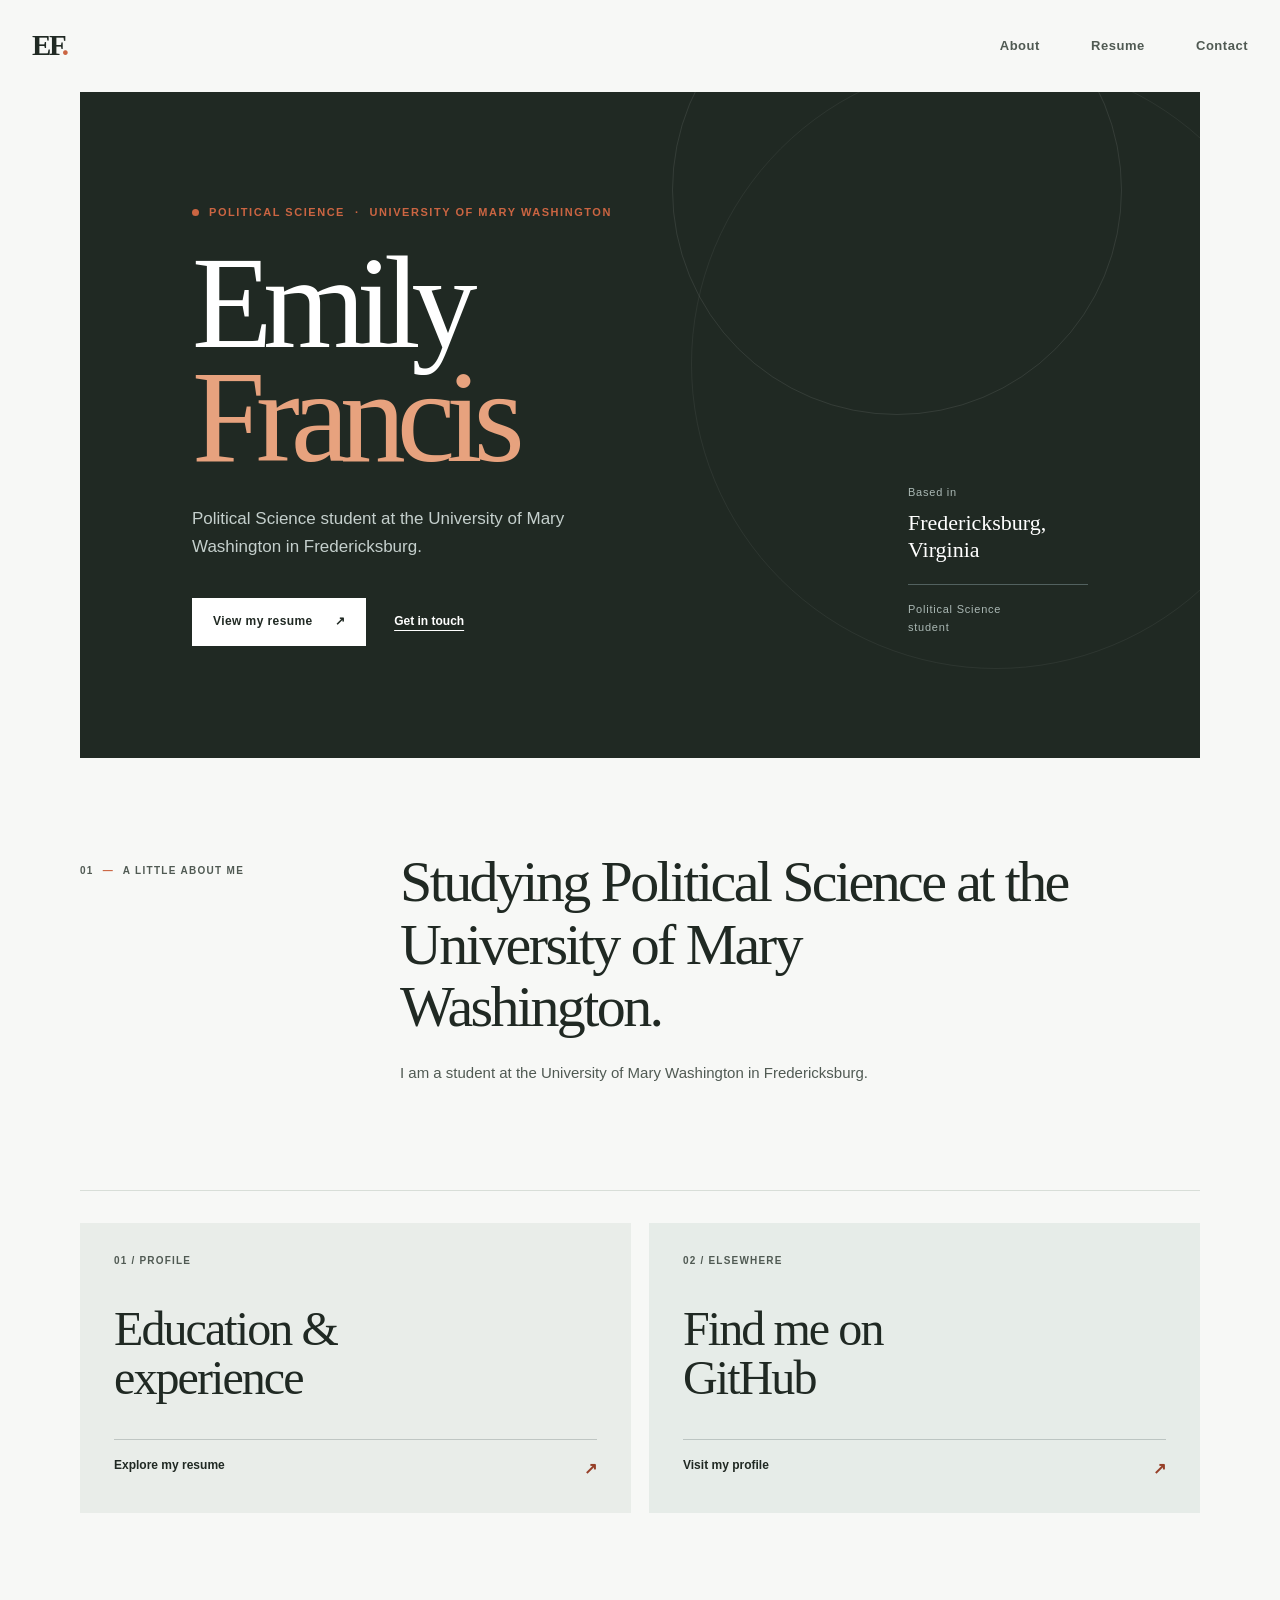
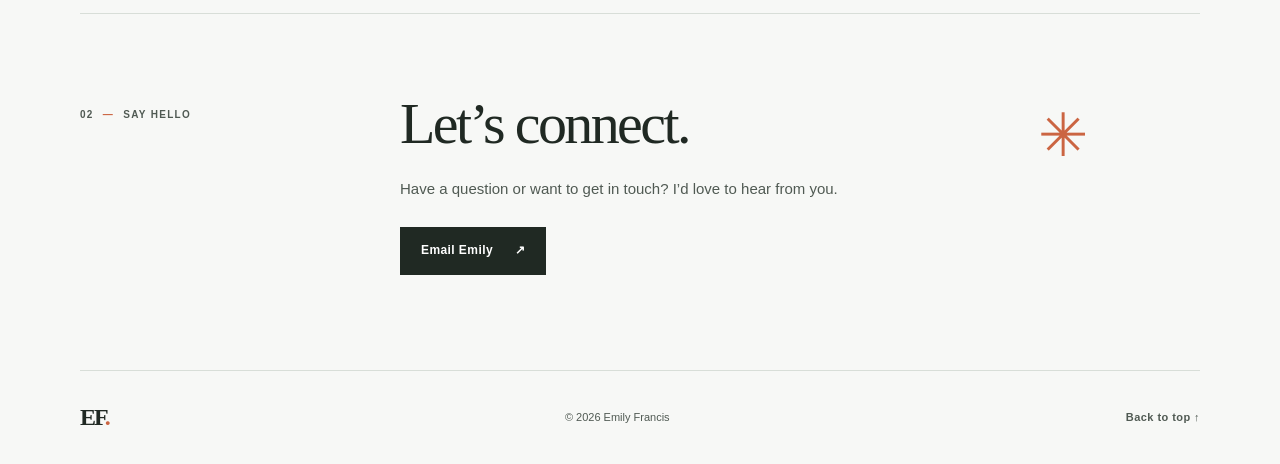
<file: index.html>
<!doctype html>
<html lang="en">
  <head>
    <meta charset="utf-8">
    <meta name="viewport" content="width=device-width, initial-scale=1">
    <meta name="description" content="Emily Francis, Political Science student at the University of Mary Washington.">
    <title>Emily Francis | Political Science Student</title>
    <link rel="stylesheet" href="css/master.css?v=2">
  </head>
  <body>
    <a class="skip-link" href="#main">Skip to content</a>
    <header class="site-header">
      <a class="wordmark" href="index.html" aria-label="Emily Francis, home">EF<span>.</span></a>
      <nav class="site-nav" aria-label="Main navigation">
        <a href="#about">About</a>
        <a href="resume.html">Resume</a>
        <a href="#contact">Contact</a>
      </nav>
    </header>

    <main id="main">
      <section class="hero page-width" aria-labelledby="intro-title">
        <div class="hero-copy">
          <p class="eyebrow"><span class="eyebrow-mark" aria-hidden="true"></span> Political Science <span aria-hidden="true">·</span> University of Mary Washington</p>
          <h1 id="intro-title">Emily<br><span>Francis</span></h1>
          <p class="hero-summary">Political Science student at the University of Mary Washington in Fredericksburg.</p>
          <div class="hero-actions">
            <a class="button button-light" href="resume.html">View my resume <span aria-hidden="true">↗</span></a>
            <a class="text-link text-link-light" href="mailto:efrancis@mail.umw.edu">Get in touch</a>
          </div>
        </div>
        <div class="hero-aside" aria-hidden="true">
          <span class="hero-aside-label">Based in</span>
          <span class="hero-aside-place">Fredericksburg,<br>Virginia</span>
          <span class="hero-aside-rule"></span>
          <span class="hero-aside-note">Political Science<br>student</span>
        </div>
        <span class="hero-orbit hero-orbit-one" aria-hidden="true"></span>
        <span class="hero-orbit hero-orbit-two" aria-hidden="true"></span>
      </section>

      <section class="intro-section page-width" id="about" aria-labelledby="about-title">
        <div class="section-index">01 <span>—</span> A little about me</div>
        <div class="intro-content">
          <h2 id="about-title">Studying Political Science at the University of Mary Washington.</h2>
          <p>I am a student at the University of Mary Washington in Fredericksburg.</p>
        </div>
      </section>

      <section class="highlights page-width" aria-label="Explore">
        <a class="feature-card feature-card-resume" href="resume.html">
          <span class="card-number">01 / PROFILE</span>
          <span class="card-title">Education &amp;<br>experience</span>
          <span class="card-bottom">Explore my resume <span aria-hidden="true">↗</span></span>
        </a>
        <a class="feature-card feature-card-github" href="https://github.com/emilyafrancis" target="_blank" rel="noreferrer">
          <span class="card-number">02 / ELSEWHERE</span>
          <span class="card-title">Find me on<br>GitHub</span>
          <span class="card-bottom">Visit my profile <span aria-hidden="true">↗</span></span>
        </a>
      </section>

      <section class="contact-section page-width" id="contact" aria-labelledby="contact-title">
        <div class="section-index">02 <span>—</span> Say hello</div>
        <div class="contact-content">
          <h2 id="contact-title">Let’s connect.</h2>
          <p>Have a question or want to get in touch? I’d love to hear from you.</p>
          <a class="button button-dark" href="mailto:efrancis@mail.umw.edu">Email Emily <span aria-hidden="true">↗</span></a>
        </div>
        <span class="contact-spark" aria-hidden="true">✳</span>
      </section>
    </main>

    <footer class="site-footer page-width">
      <a class="wordmark footer-wordmark" href="index.html">EF<span>.</span></a>
      <p>© 2026 Emily Francis</p>
      <a class="footer-top" href="#main">Back to top ↑</a>
    </footer>
  </body>
</html>
</file>
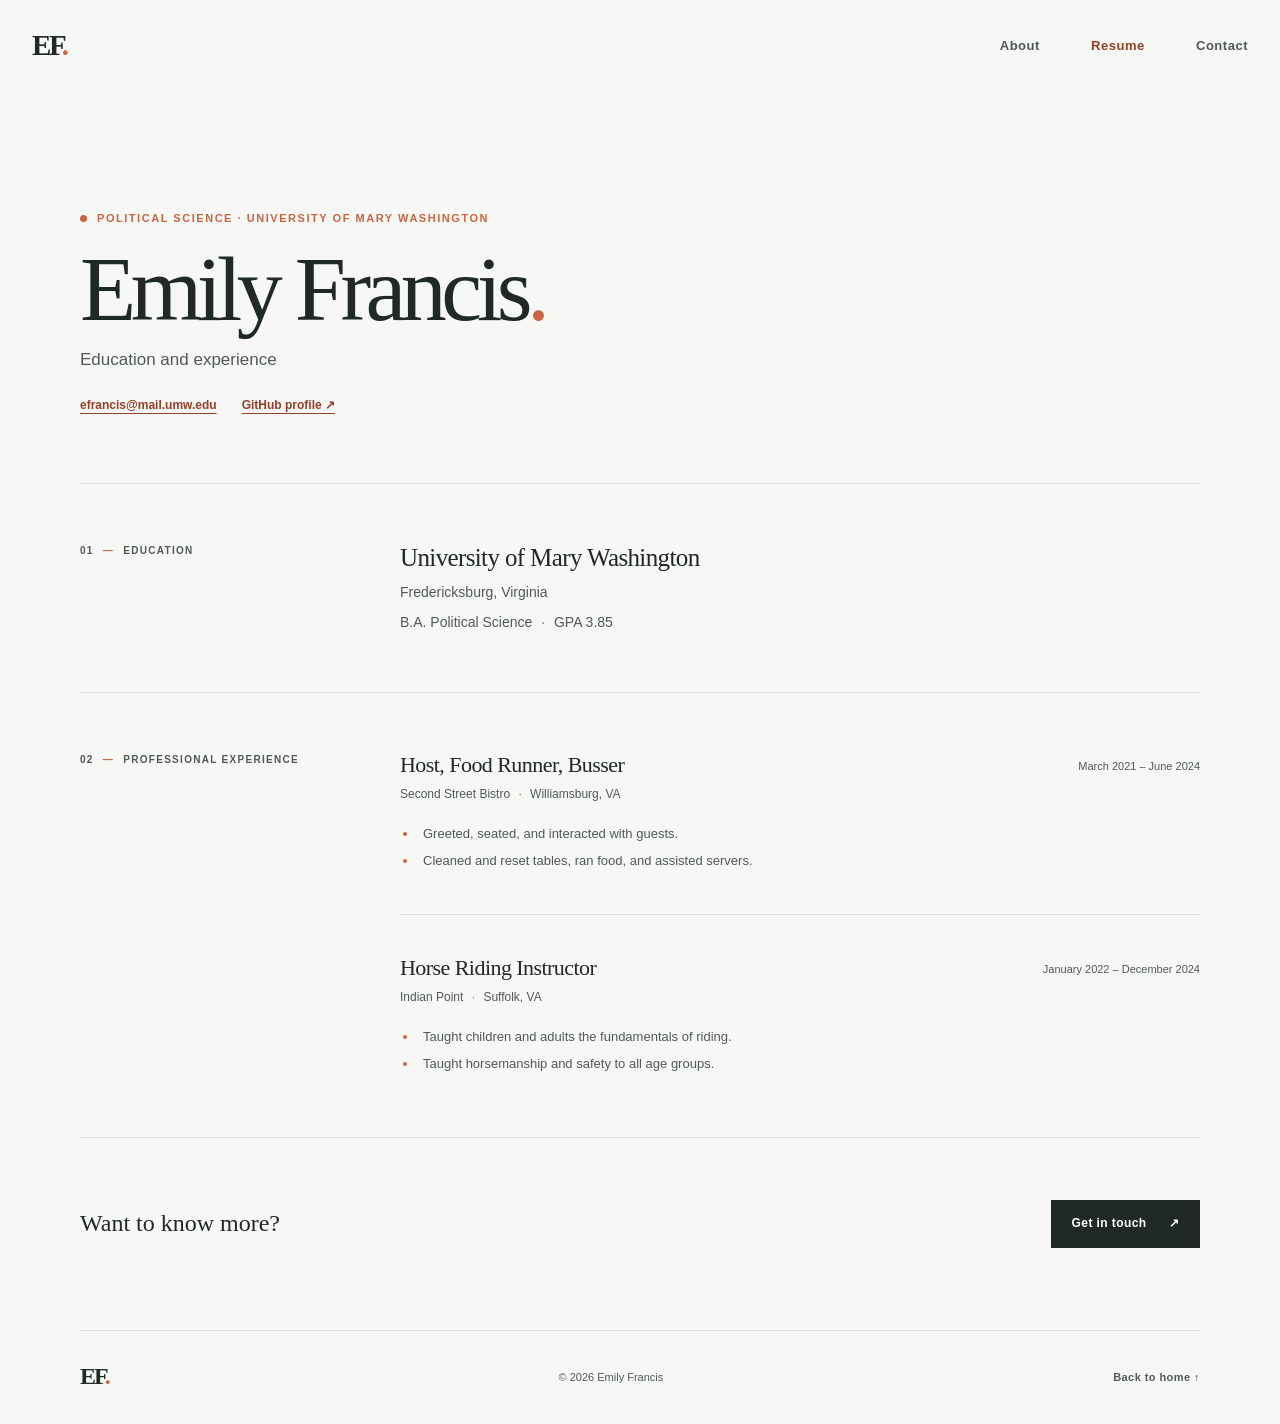
<file: resume.html>
<!doctype html>
<html lang="en">
  <head>
    <meta charset="utf-8">
    <meta name="viewport" content="width=device-width, initial-scale=1">
    <meta name="description" content="Education and professional experience for Emily Francis.">
    <title>Resume | Emily Francis</title>
    <link rel="stylesheet" href="css/master.css?v=2">
  </head>
  <body>
    <a class="skip-link" href="#main">Skip to content</a>
    <header class="site-header">
      <a class="wordmark" href="index.html" aria-label="Emily Francis, home">EF<span>.</span></a>
      <nav class="site-nav" aria-label="Main navigation">
        <a href="index.html#about">About</a>
        <a href="resume.html" aria-current="page">Resume</a>
        <a href="mailto:efrancis@mail.umw.edu">Contact</a>
      </nav>
    </header>

    <main id="main" class="resume-main page-width">
      <section class="resume-heading" aria-labelledby="resume-title">
        <p class="eyebrow"><span class="eyebrow-mark" aria-hidden="true"></span> Political Science · University of Mary Washington</p>
        <h1 id="resume-title">Emily Francis<span>.</span></h1>
        <p class="resume-lead">Education and experience</p>
        <div class="resume-links">
          <a href="mailto:efrancis@mail.umw.edu">efrancis@mail.umw.edu</a>
          <a href="https://github.com/emilyafrancis" target="_blank" rel="noreferrer">GitHub profile ↗</a>
        </div>
      </section>

      <section class="resume-section" aria-labelledby="education-title">
        <div class="section-index">01 <span>—</span> Education</div>
        <div class="resume-details">
          <h2 id="education-title">University of Mary Washington</h2>
          <p class="resume-meta">Fredericksburg, Virginia</p>
          <p>B.A. Political Science <span class="detail-separator">·</span> GPA 3.85</p>
        </div>
      </section>

      <section class="resume-section" aria-labelledby="experience-title">
        <div class="section-index">02 <span>—</span> Professional experience</div>
        <div class="resume-details">
          <h2 class="visually-hidden" id="experience-title">Professional experience</h2>
          <article class="experience-item">
            <div class="experience-topline">
              <div>
                <h3>Host, Food Runner, Busser</h3>
                <p class="resume-meta">Second Street Bistro <span class="detail-separator">·</span> Williamsburg, VA</p>
              </div>
              <p class="experience-date">March 2021 – June 2024</p>
            </div>
            <ul>
              <li>Greeted, seated, and interacted with guests.</li>
              <li>Cleaned and reset tables, ran food, and assisted servers.</li>
            </ul>
          </article>
          <article class="experience-item">
            <div class="experience-topline">
              <div>
                <h3>Horse Riding Instructor</h3>
                <p class="resume-meta">Indian Point <span class="detail-separator">·</span> Suffolk, VA</p>
              </div>
              <p class="experience-date">January 2022 – December 2024</p>
            </div>
            <ul>
              <li>Taught children and adults the fundamentals of riding.</li>
              <li>Taught horsemanship and safety to all age groups.</li>
            </ul>
          </article>
        </div>
      </section>

      <section class="resume-cta" aria-label="Contact Emily">
        <p>Want to know more?</p>
        <a class="button button-dark" href="mailto:efrancis@mail.umw.edu">Get in touch <span aria-hidden="true">↗</span></a>
      </section>
    </main>

    <footer class="site-footer page-width">
      <a class="wordmark footer-wordmark" href="index.html">EF<span>.</span></a>
      <p>© 2026 Emily Francis</p>
      <a class="footer-top" href="index.html">Back to home ↑</a>
    </footer>
  </body>
</html>
</file>
<file: css/master.css>
:root {
  color-scheme: light;
  --ink: #202923;
  --ink-soft: #505a53;
  --paper: #f7f8f6;
  --paper-deep: #e9ede9;
  --white: #ffffff;
  --accent: #cb6542;
  --accent-deep: #963f28;
  --line: #d8ded8;
  --serif: Georgia, "Times New Roman", serif;
  --sans: "Avenir Next", Avenir, "Segoe UI", sans-serif;
}

* { box-sizing: border-box; }
html { scroll-behavior: smooth; }
body {
  margin: 0;
  background: var(--paper);
  color: var(--ink);
  font-family: var(--sans);
  font-size: 16px;
  line-height: 1.65;
  -webkit-font-smoothing: antialiased;
}
a { color: inherit; }
a:focus-visible {
  outline: 3px solid var(--accent-deep);
  outline-offset: 5px;
  border-radius: 2px;
}
::selection { color: var(--white); background: var(--accent-deep); }
.page-width { width: min(1120px, calc(100% - 64px)); margin-inline: auto; }
.visually-hidden {
  position: absolute;
  width: 1px;
  height: 1px;
  padding: 0;
  margin: -1px;
  overflow: hidden;
  clip: rect(0, 0, 0, 0);
  white-space: nowrap;
  border: 0;
}
.skip-link {
  position: absolute;
  z-index: 10;
  top: 12px;
  left: 12px;
  transform: translateY(-160%);
  padding: 10px 16px;
  background: var(--white);
  color: var(--ink);
  font-weight: 700;
}
.skip-link:focus { transform: translateY(0); }
.site-header {
  width: min(1280px, calc(100% - 64px));
  height: 92px;
  margin: auto;
  display: flex;
  align-items: center;
  justify-content: space-between;
}
.wordmark {
  text-decoration: none;
  font-family: var(--serif);
  font-size: 29px;
  font-weight: 700;
  letter-spacing: -.08em;
}
.wordmark span, .resume-heading h1 span { color: var(--accent); }
.site-nav { display: flex; gap: clamp(24px, 4vw, 52px); align-items: center; }
.site-nav a, .footer-top {
  color: var(--ink-soft);
  font-size: 13px;
  font-weight: 650;
  letter-spacing: .04em;
  text-decoration: none;
  transition: color .18s ease;
}
.site-nav a:hover, .footer-top:hover { color: var(--accent-deep); }
.site-nav a[aria-current="page"] { color: var(--accent-deep); }
.hero {
  min-height: 590px;
  position: relative;
  isolation: isolate;
  overflow: hidden;
  display: flex;
  align-items: center;
  justify-content: space-between;
  padding: clamp(56px, 9vw, 112px);
  background: var(--ink);
  color: var(--white);
}
.hero-copy { position: relative; z-index: 2; max-width: 620px; }
.eyebrow {
  display: flex;
  align-items: center;
  gap: 10px;
  margin: 0 0 25px;
  color: var(--accent);
  font-size: 11px;
  font-weight: 750;
  letter-spacing: .14em;
  line-height: 1.5;
  text-transform: uppercase;
}
.eyebrow-mark {
  display: inline-block;
  width: 7px;
  height: 7px;
  flex: 0 0 7px;
  border-radius: 50%;
  background: var(--accent);
}
.hero h1, .resume-heading h1 {
  margin: 0;
  font-family: var(--serif);
  font-size: clamp(70px, 10.3vw, 132px);
  font-weight: 400;
  letter-spacing: -.07em;
  line-height: .87;
}
.hero h1 span { color: #e7a27e; }
.hero-summary { max-width: 410px; margin: 30px 0 0; color: #c4cfcc; font-size: 17px; }
.hero-actions { display: flex; align-items: center; gap: 28px; margin-top: 37px; }
.button {
  min-height: 48px;
  display: inline-flex;
  align-items: center;
  justify-content: center;
  gap: 22px;
  padding: 0 20px;
  border: 1px solid transparent;
  font-size: 12px;
  font-weight: 750;
  letter-spacing: .035em;
  text-decoration: none;
  transition: background-color .18s ease, color .18s ease, transform .18s ease;
}
.button:hover { transform: translateY(-2px); }
.button-light { background: var(--white); color: var(--ink); }
.button-light:hover { background: #e7a27e; }
.button-dark { background: var(--ink); color: var(--white); }
.button-dark:hover { background: var(--accent-deep); }
.text-link { font-size: 12px; font-weight: 700; text-underline-offset: 5px; }
.text-link-light { color: var(--white); }
.hero-aside {
  position: relative;
  z-index: 2;
  align-self: flex-end;
  display: flex;
  flex-direction: column;
  min-width: 180px;
  margin: 0 0 10px 35px;
}
.hero-aside-label, .hero-aside-note { color: #aab8b4; font-size: 11px; letter-spacing: .07em; }
.hero-aside-place { margin: 8px 0 20px; font-family: var(--serif); font-size: 22px; line-height: 1.24; }
.hero-aside-rule { width: 100%; height: 1px; margin-bottom: 15px; background: #52615f; }
.hero-orbit {
  position: absolute;
  z-index: 1;
  width: 450px;
  height: 450px;
  border: 1px solid rgb(255 255 255 / 9%);
  border-radius: 50%;
  pointer-events: none;
}
.hero-orbit-one { right: 7%; top: -19%; }
.hero-orbit-two { right: -9%; top: -5%; width: 610px; height: 610px; border-color: rgb(255 255 255 / 6%); }
.intro-section, .contact-section {
  display: grid;
  grid-template-columns: minmax(160px, .7fr) 2fr;
  gap: 40px;
  padding-block: 104px;
  border-bottom: 1px solid var(--line);
}
.section-index { color: var(--ink-soft); font-size: 10px; font-weight: 750; letter-spacing: .13em; line-height: 1.7; text-transform: uppercase; }
.section-index span { margin-inline: 5px; color: var(--accent); }
.intro-content { max-width: 700px; }
.intro-content h2, .contact-content h2 {
  max-width: 670px;
  margin: -11px 0 22px;
  font-family: var(--serif);
  font-size: clamp(36px, 5vw, 58px);
  font-weight: 400;
  letter-spacing: -.045em;
  line-height: 1.08;
}
.intro-content p, .contact-content p { max-width: 555px; margin: 0; color: var(--ink-soft); font-size: 15px; }
.highlights { display: grid; grid-template-columns: 1fr 1fr; gap: 18px; padding-block: 32px 100px; }
.feature-card {
  min-height: 290px;
  display: flex;
  flex-direction: column;
  align-items: flex-start;
  padding: 30px 34px;
  text-decoration: none;
  transition: transform .2s ease, box-shadow .2s ease;
}
.feature-card:hover { transform: translateY(-4px); box-shadow: 0 14px 32px rgb(23 42 44 / 9%); }
.feature-card-resume { background: var(--paper-deep); }
.feature-card-github { background: #e6ece8; }
.card-number { color: var(--ink-soft); font-size: 10px; font-weight: 750; letter-spacing: .12em; }
.card-title { margin: auto 0; font-family: var(--serif); font-size: clamp(34px, 4vw, 48px); letter-spacing: -.04em; line-height: 1.02; }
.card-bottom {
  width: 100%;
  display: flex;
  justify-content: space-between;
  padding-top: 16px;
  border-top: 1px solid rgb(23 42 44 / 20%);
  font-size: 12px;
  font-weight: 700;
}
.card-bottom span { color: var(--accent-deep); font-size: 16px; }
.contact-section { position: relative; padding-top: 92px; padding-bottom: 95px; border-top: 1px solid var(--line); border-bottom: 0; }
.contact-content h2 { margin-top: -13px; }
.contact-content p { margin-bottom: 25px; }
.contact-spark { position: absolute; top: 72px; right: 10%; color: var(--accent); font-size: 60px; }
.site-footer {
  min-height: 94px;
  display: flex;
  align-items: center;
  justify-content: space-between;
  border-top: 1px solid var(--line);
}
.site-footer p { color: var(--ink-soft); font-size: 11px; }
.footer-wordmark { font-size: 24px; }
.footer-top { font-size: 11px; }
.resume-main { padding-top: 66px; }
.resume-heading { padding: 52px 0 68px; border-bottom: 1px solid var(--line); }
.resume-heading .eyebrow { margin-bottom: 22px; }
.resume-heading h1 { font-size: clamp(56px, 8vw, 92px); letter-spacing: -.06em; }
.resume-lead { margin: 17px 0 22px; color: var(--ink-soft); font-size: 17px; }
.resume-links { display: flex; flex-wrap: wrap; gap: 10px 25px; }
.resume-links a { color: var(--accent-deep); font-size: 12px; font-weight: 700; text-underline-offset: 4px; }
.resume-section {
  display: grid;
  grid-template-columns: minmax(160px, .7fr) 2fr;
  gap: 40px;
  padding-block: 58px;
  border-bottom: 1px solid var(--line);
}
.resume-details h2, .experience-topline h3 {
  margin: 0 0 4px;
  font-family: var(--serif);
  font-size: 25px;
  font-weight: 400;
  letter-spacing: -.025em;
  line-height: 1.25;
}
.resume-details > p { margin: 7px 0 0; color: var(--ink-soft); font-size: 14px; }
.resume-meta { color: var(--ink-soft); font-size: 12px; }
.detail-separator { padding-inline: 5px; color: var(--accent); }
.experience-item + .experience-item { margin-top: 43px; padding-top: 39px; border-top: 1px solid var(--line); }
.experience-topline { display: flex; align-items: flex-start; justify-content: space-between; gap: 25px; }
.experience-topline h3 { font-size: 22px; }
.experience-topline .resume-meta { margin: 7px 0 0; }
.experience-date { flex: 0 0 auto; margin: 6px 0 0; color: var(--ink-soft); font-size: 11px; }
.experience-item ul { margin: 18px 0 0; padding-left: 18px; color: var(--ink-soft); font-size: 13px; }
.experience-item li { padding-left: 5px; margin-block: 5px; }
.experience-item li::marker { color: var(--accent); }
.resume-cta { display: flex; align-items: center; justify-content: space-between; gap: 20px; padding-block: 42px 62px; }
.resume-cta p { font-family: var(--serif); font-size: 24px; }

@media (max-width: 760px) {
  .page-width { width: min(100% - 40px, 600px); }
  .site-header { width: calc(100% - 40px); height: 76px; }
  .hero { min-height: 610px; align-items: flex-start; flex-direction: column; justify-content: center; padding: 52px 34px; }
  .hero h1 { font-size: clamp(72px, 17vw, 118px); }
  .hero-summary { max-width: 360px; font-size: 15px; }
  .hero-aside { align-self: flex-start; min-width: 0; margin: 38px 0 0; }
  .hero-aside-place { margin-bottom: 12px; font-size: 18px; }
  .hero-aside-rule { width: 150px; margin-bottom: 10px; }
  .hero-aside-note { font-size: 10px; }
  .hero-orbit-one { right: -54%; top: -13%; }
  .hero-orbit-two { right: -85%; top: 3%; }
  .intro-section, .contact-section, .resume-section { grid-template-columns: 1fr; gap: 23px; padding-block: 65px; }
  .intro-content h2 { margin-top: 0; }
  .highlights { gap: 12px; padding-block: 22px 65px; }
  .feature-card { min-height: 245px; padding: 24px; }
  .card-title { font-size: clamp(28px, 6vw, 40px); }
  .contact-content h2 { margin-top: 0; }
  .contact-spark { top: 53px; right: 8%; font-size: 42px; }
  .resume-main { padding-top: 30px; }
  .resume-heading { padding-block: 38px 48px; }
  .resume-section { gap: 19px; padding-block: 40px; }
  .experience-topline { flex-direction: column; gap: 5px; }
  .experience-date { margin-top: 0; }
}

@media (max-width: 440px) {
  .page-width { width: calc(100% - 32px); }
  .site-header { width: calc(100% - 32px); height: 70px; }
  .site-nav { gap: 17px; }
  .site-nav a { font-size: 11px; }
  .hero { min-height: 580px; padding-inline: 25px; }
  .eyebrow { font-size: 9px; letter-spacing: .1em; }
  .hero-actions { align-items: flex-start; flex-direction: column; gap: 20px; }
  .highlights { grid-template-columns: 1fr; }
  .feature-card { min-height: 220px; }
  .site-footer { min-height: 82px; }
  .site-footer p, .footer-top { font-size: 9px; }
  .resume-heading h1 { font-size: 55px; }
}

@media (prefers-reduced-motion: reduce) {
  *, *::before, *::after {
    scroll-behavior: auto !important;
    transition-duration: .01ms !important;
    animation-duration: .01ms !important;
    animation-iteration-count: 1 !important;
  }
}
</file>
